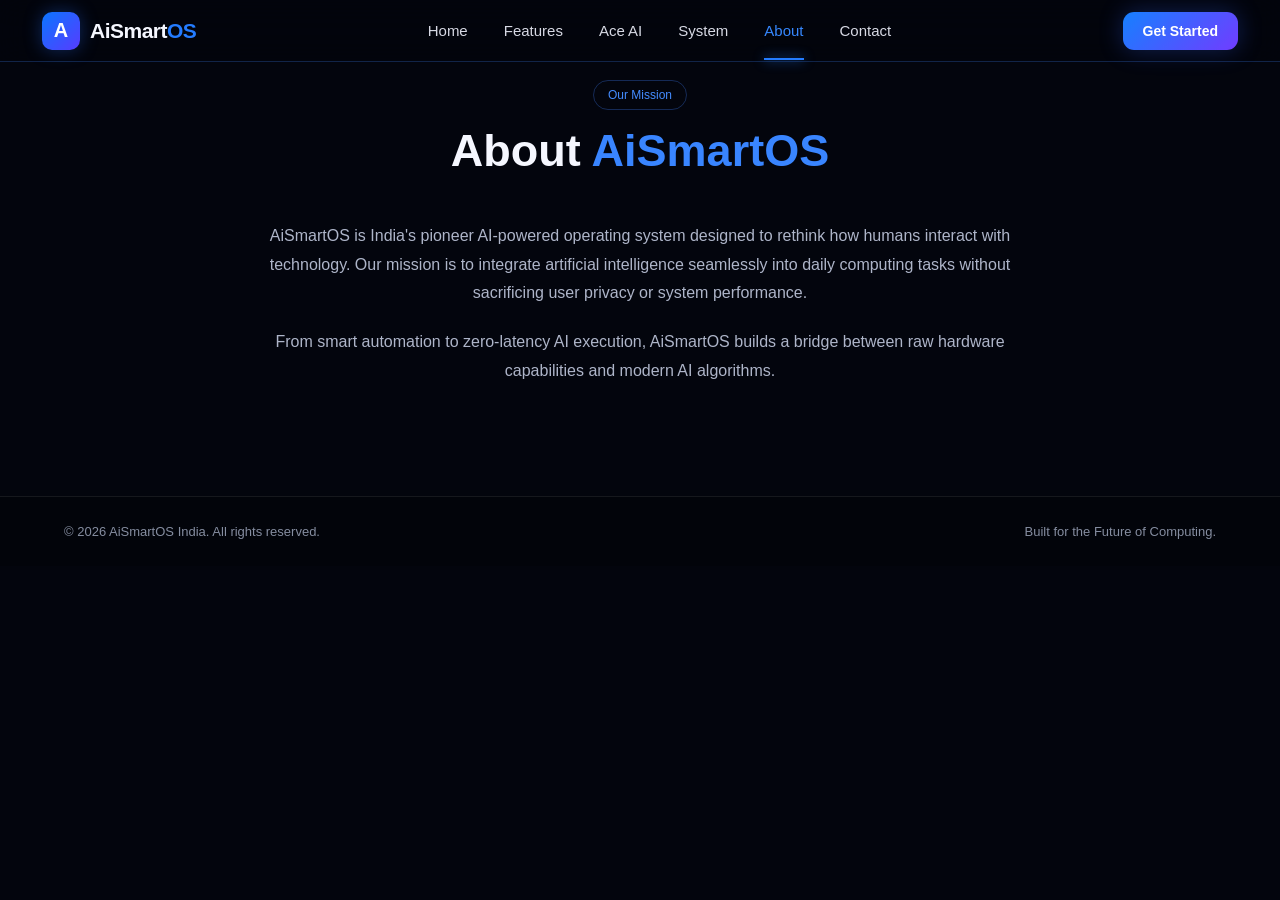
<file: about.html>
<!DOCTYPE html>
<html lang="en">
<head>
    <meta charset="UTF-8">
    <meta name="viewport" content="width=device-width, initial-scale=1.0">
    <title>About Us - AiSmartOS</title>
    <link rel="stylesheet" href="style.css">
    <link rel="stylesheet" href="https://cdnjs.cloudflare.com/ajax/libs/font-awesome/6.4.0/css/all.min.css">
</head>
<body>

    <!-- SITE HEADER -->
    <header class="site-header">
        <div class="header-left">
            <a href="index.html" class="brand">
                <div class="brand-logo"><span>A</span></div>
                <div class="brand-name">AiSmart<span>OS</span></div>
            </a>
        </div>
        <nav class="desktop-nav">
            <a href="index.html">Home</a>
            <a href="features.html">Features</a>
            <a href="ace.html">Ace AI</a>
            <a href="system.html">System</a>
            <a href="about.html" class="active">About</a>
            <a href="contact.html">Contact</a>
        </nav>
        <div class="header-right">
            <a href="get-started.html" class="header-login">Get Started</a>
            <button class="menu-btn" id="menuToggle">
                <span></span><span></span><span></span>
            </button>
        </div>
    </header>

    <!-- MOBILE DRAWER -->
    <div class="drawer-overlay" id="drawerOverlay"></div>
    <div class="drawer" id="mobileDrawer">
        <div class="drawer-header">
            <div class="drawer-brand">
                <div class="brand-logo small"><span>A</span></div>
                <strong>AiSmartOS</strong>
            </div>
            <button class="drawer-close" id="drawerClose">&times;</button>
        </div>
        <nav class="drawer-nav">
            <a href="index.html"><i class="fa-solid fa-house"></i> Home</a>
            <a href="features.html"><i class="fa-solid fa-list-check"></i> Features</a>
            <a href="ace.html"><i class="fa-solid fa-robot"></i> Ace AI</a>
            <a href="system.html"><i class="fa-solid fa-microchip"></i> System</a>
            <a href="about.html" class="active"><i class="fa-solid fa-circle-info"></i> About</a>
            <a href="contact.html"><i class="fa-solid fa-envelope"></i> Contact</a>
            <a href="get-started.html" class="drawer-get-started"><i class="fa-solid fa-rocket"></i> Get Started</a>
        </nav>
    </div>

    <!-- MAIN CONTENT -->
    <main class="simple-section">
        <div class="section-heading">
            <span>Our Mission</span>
            <h2>About <em>AiSmartOS</em></h2>
        </div>

        <div style="max-width: 750px; margin: 30px auto; text-align: center; color: #aeb5c9; line-height: 1.8; font-size: 16px;">
            <p style="margin-bottom: 20px;">
                AiSmartOS is India's pioneer AI-powered operating system designed to rethink how humans interact with technology. Our mission is to integrate artificial intelligence seamlessly into daily computing tasks without sacrificing user privacy or system performance.
            </p>
            <p>
                From smart automation to zero-latency AI execution, AiSmartOS builds a bridge between raw hardware capabilities and modern AI algorithms.
            </p>
        </div>
    </main>

    <!-- FOOTER -->
    <footer>
        <p>&copy; 2026 AiSmartOS India. All rights reserved.</p>
        <p>Built for the Future of Computing.</p>
    </footer>

    <!-- SCRIPT FOR MOBILE DRAWER -->
    <script>
        const menuToggle = document.getElementById('menuToggle');
        const drawerClose = document.getElementById('drawerClose');
        const mobileDrawer = document.getElementById('mobileDrawer');
        const drawerOverlay = document.getElementById('drawerOverlay');

        function openDrawer() {
            mobileDrawer.classList.add('open');
            drawerOverlay.classList.add('show');
        }

        function closeDrawer() {
            mobileDrawer.classList.remove('open');
            drawerOverlay.classList.remove('show');
        }

        if(menuToggle) menuToggle.addEventListener('click', openDrawer);
        if(drawerClose) drawerClose.addEventListener('click', closeDrawer);
        if(drawerOverlay) drawerOverlay.addEventListener('click', closeDrawer);
    </script>
</body>
</html>
</file>
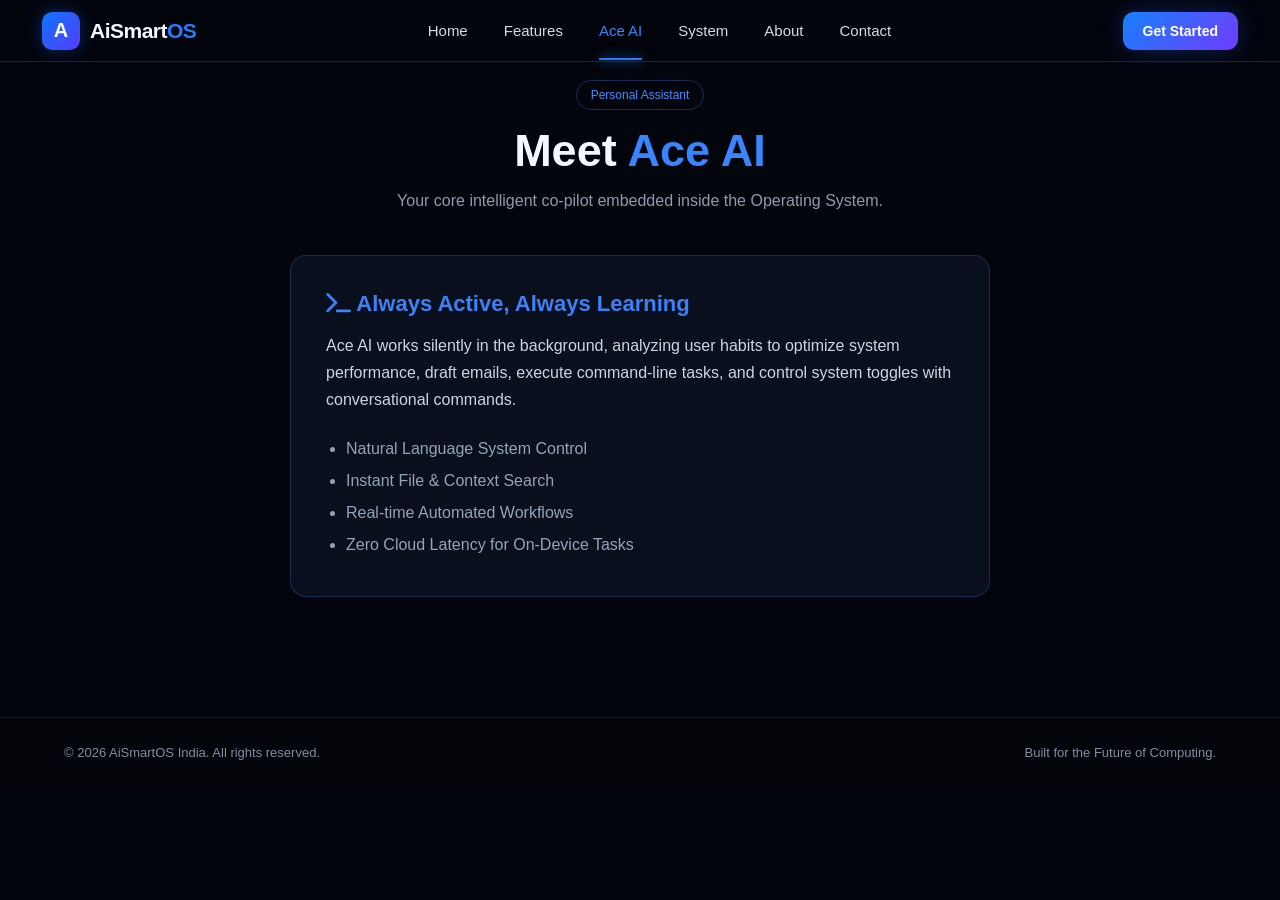
<file: ac.html>
<!DOCTYPE html>
<html lang="en">
<head>
    <meta charset="UTF-8">
    <meta name="viewport" content="width=device-width, initial-scale=1.0">
    <title>Ace AI - AiSmartOS</title>
    <link rel="stylesheet" href="style.css">
    <link rel="stylesheet" href="https://cdnjs.cloudflare.com/ajax/libs/font-awesome/6.4.0/css/all.min.css">
</head>
<body>

    <!-- SITE HEADER -->
    <header class="site-header">
        <div class="header-left">
            <a href="index.html" class="brand">
                <div class="brand-logo"><span>A</span></div>
                <div class="brand-name">AiSmart<span>OS</span></div>
            </a>
        </div>
        <nav class="desktop-nav">
            <a href="index.html">Home</a>
            <a href="features.html">Features</a>
            <a href="ace.html" class="active">Ace AI</a>
            <a href="system.html">System</a>
            <a href="about.html">About</a>
            <a href="contact.html">Contact</a>
        </nav>
        <div class="header-right">
            <a href="get-started.html" class="header-login">Get Started</a>
            <button class="menu-btn" id="menuToggle">
                <span></span><span></span><span></span>
            </button>
        </div>
    </header>

    <!-- MOBILE DRAWER -->
    <div class="drawer-overlay" id="drawerOverlay"></div>
    <div class="drawer" id="mobileDrawer">
        <div class="drawer-header">
            <div class="drawer-brand">
                <div class="brand-logo small"><span>A</span></div>
                <strong>AiSmartOS</strong>
            </div>
            <button class="drawer-close" id="drawerClose">&times;</button>
        </div>
        <nav class="drawer-nav">
            <a href="index.html"><i class="fa-solid fa-house"></i> Home</a>
            <a href="features.html"><i class="fa-solid fa-list-check"></i> Features</a>
            <a href="ace.html" class="active"><i class="fa-solid fa-robot"></i> Ace AI</a>
            <a href="system.html"><i class="fa-solid fa-microchip"></i> System</a>
            <a href="about.html"><i class="fa-solid fa-circle-info"></i> About</a>
            <a href="contact.html"><i class="fa-solid fa-envelope"></i> Contact</a>
            <a href="get-started.html" class="drawer-get-started"><i class="fa-solid fa-rocket"></i> Get Started</a>
        </nav>
    </div>

    <!-- MAIN CONTENT -->
    <main class="simple-section">
        <div class="section-heading">
            <span>Personal Assistant</span>
            <h2>Meet <em>Ace AI</em></h2>
            <p style="color: #9299ad; margin-top: 15px;">Your core intelligent co-pilot embedded inside the Operating System.</p>
        </div>

        <div style="max-width: 700px; margin: 40px auto; padding: 35px; background: rgba(15, 23, 42, 0.6); border: 1px solid rgba(59, 130, 246, 0.25); border-radius: 16px; text-align: left;">
            <h3 style="font-size: 22px; color: #3b82f6; margin-bottom: 15px;"><i class="fa-solid fa-terminal"></i> Always Active, Always Learning</h3>
            <p style="color: #cbd5e1; line-height: 1.7; margin-bottom: 20px;">
                Ace AI works silently in the background, analyzing user habits to optimize system performance, draft emails, execute command-line tasks, and control system toggles with conversational commands.
            </p>
            <ul style="color: #94a3b8; line-height: 2; padding-left: 20px;">
                <li>Natural Language System Control</li>
                <li>Instant File & Context Search</li>
                <li>Real-time Automated Workflows</li>
                <li>Zero Cloud Latency for On-Device Tasks</li>
            </ul>
        </div>
    </main>

    <!-- FOOTER -->
    <footer>
        <p>&copy; 2026 AiSmartOS India. All rights reserved.</p>
        <p>Built for the Future of Computing.</p>
    </footer>

    <!-- SCRIPT FOR MOBILE DRAWER -->
    <script>
        const menuToggle = document.getElementById('menuToggle');
        const drawerClose = document.getElementById('drawerClose');
        const mobileDrawer = document.getElementById('mobileDrawer');
        const drawerOverlay = document.getElementById('drawerOverlay');

        function openDrawer() {
            mobileDrawer.classList.add('open');
            drawerOverlay.classList.add('show');
        }

        function closeDrawer() {
            mobileDrawer.classList.remove('open');
            drawerOverlay.classList.remove('show');
        }

        if(menuToggle) menuToggle.addEventListener('click', openDrawer);
        if(drawerClose) drawerClose.addEventListener('click', closeDrawer);
        if(drawerOverlay) drawerOverlay.addEventListener('click', closeDrawer);
    </script>
</body>
</html>
</file>
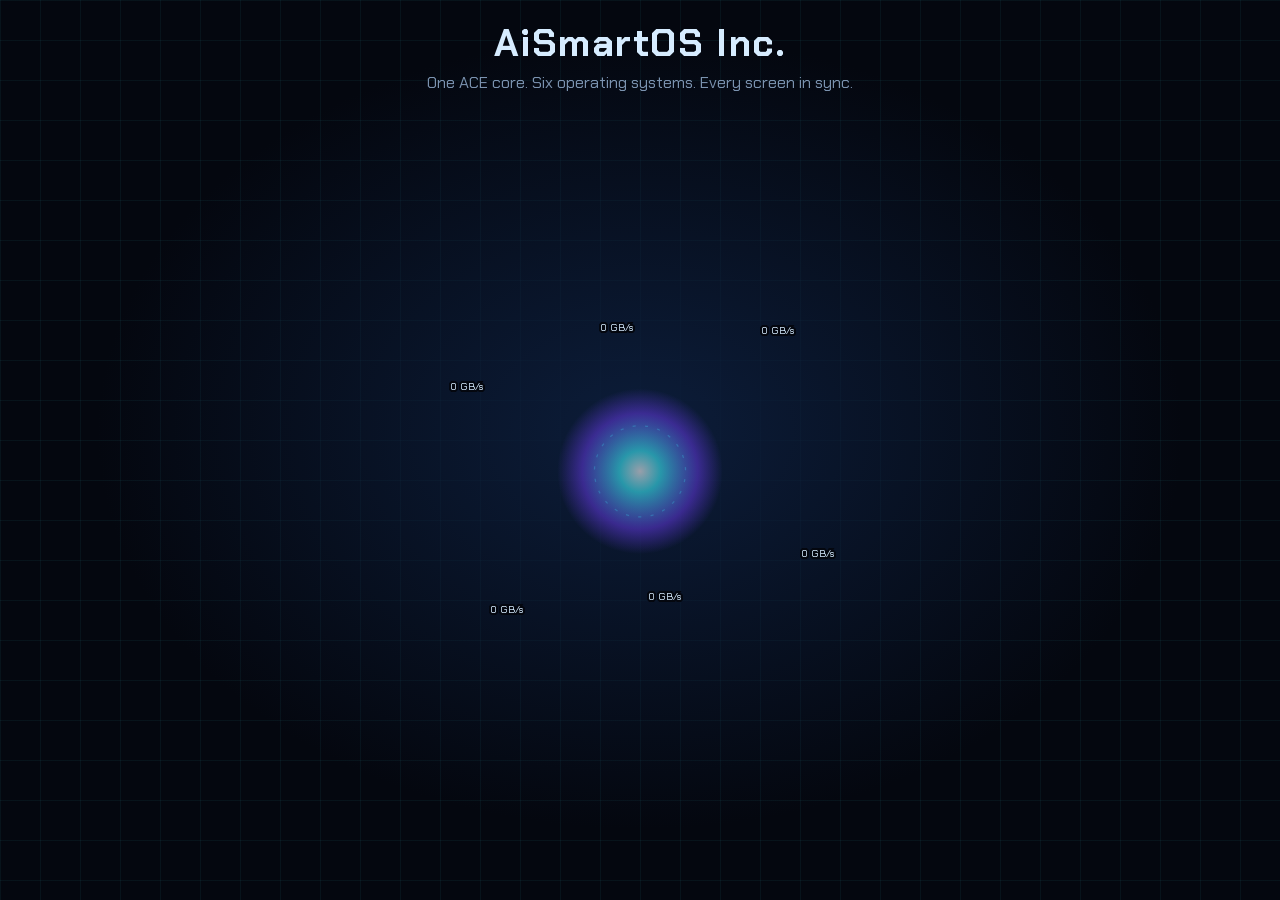
<file: AiSmartOS ACE AI Core.html>
<!DOCTYPE html>
<html lang="en">
<head>
<meta charset="utf-8">
<meta name="viewport" content="width=device-width, initial-scale=1, viewport-fit=cover">
<title>AiSmartOS Inc. | ACE AI Core</title>
<link href="https://fonts.googleapis.com/css2?family=Chakra+Petch:wght@400;600;700&display=swap" rel="stylesheet">
<style>
:root{--bg:#04070f;--ink:#d6ecff;--muted:#7b93b0;--cyan:#3df2ff;--violet:#8b5cf6;
  box-sizing:border-box;padding-top:env(safe-area-inset-top,0px);padding-bottom:env(safe-area-inset-bottom,0px)}
@media (prefers-color-scheme:dark){:root:not([data-theme="light"]){--bg:#04070f;--ink:#d6ecff;--muted:#7b93b0}}
:root[data-theme="dark"]{--bg:#04070f;--ink:#d6ecff;--muted:#7b93b0}
html{scroll-padding-top:env(safe-area-inset-top,0px)}
html,body{height:100%;margin:0}
body{background:
  radial-gradient(ellipse at 50% 48%,#0c1d3a 0,transparent 60%),
  linear-gradient(rgba(61,242,255,.05) 1px,transparent 1px) 0 0/40px 40px,
  linear-gradient(90deg,rgba(61,242,255,.05) 1px,transparent 1px) 0 0/40px 40px,
  var(--bg);
  color:var(--ink);font-family:"Chakra Petch",system-ui,sans-serif;display:flex;flex-direction:column;overflow:hidden}
header{padding:18px 24px 0;text-align:center}
h1{margin:0;font-size:clamp(22px,4vw,38px);font-weight:700;letter-spacing:.04em}
header p{margin:4px 0 0;color:var(--muted);font-size:clamp(12px,1.7vw,16px)}
svg{flex:1;min-height:0;width:100%}
footer{padding:0 24px 16px;display:flex;justify-content:center;align-items:center;gap:10px;font-size:clamp(12px,1.6vw,15px);color:var(--cyan);min-height:24px}
#dot{width:8px;height:8px;border-radius:50%;background:var(--cyan);box-shadow:0 0 10px var(--cyan)}
.bk{fill:#070d1a}
.gl{fill:url(#glass);stroke:currentColor;stroke-width:1.5}
.ln{fill:none;stroke:currentColor;stroke-width:1.5;stroke-linecap:round}
.nm{font-size:15px;font-weight:700;text-anchor:middle;fill:currentColor;letter-spacing:.05em}
.ds{font-size:11px;text-anchor:middle;fill:var(--muted)}
.base{fill:none;stroke-width:1.4;opacity:.45;stroke-dasharray:1;filter:url(#glow)}
.flow{fill:none;stroke-width:2.2;stroke-dasharray:4 16;stroke-linecap:round;animation:fl 1.1s linear infinite;filter:url(#glow)}
@keyframes fl{to{stroke-dashoffset:-20}}
.rate{font-size:10px;text-anchor:middle;fill:var(--ink);paint-order:stroke;stroke:#04070f;stroke-width:4px}
.core-t{font-size:34px;font-weight:700;text-anchor:middle;fill:#fff;letter-spacing:.12em}
.core-s{font-size:9px;text-anchor:middle;fill:var(--cyan);letter-spacing:.2em}
@media (prefers-reduced-motion:reduce){.flow{animation:none}}
</style>
</head>
<body>
<header>
  <h1>AiSmartOS Inc.</h1>
  <p>One ACE core. Six operating systems. Every screen in sync.</p>
</header>

<svg id="scene" viewBox="0 0 1000 740" preserveAspectRatio="xMidYMid meet" role="img" aria-label="ACE AI core connected to six devices">
  <defs>
    <linearGradient id="glass" x1="0" y1="0" x2="1" y2="1">
      <stop offset="0" stop-color="#fff" stop-opacity=".22"/><stop offset=".5" stop-color="#fff" stop-opacity=".04"/><stop offset="1" stop-color="#fff" stop-opacity=".1"/>
    </linearGradient>
    <radialGradient id="coreg"><stop offset="0" stop-color="#fff"/><stop offset=".25" stop-color="#3df2ff"/><stop offset=".7" stop-color="#6b3cf0" stop-opacity=".85"/><stop offset="1" stop-color="#6b3cf0" stop-opacity="0"/></radialGradient>
    <filter id="glow" x="-50%" y="-50%" width="200%" height="200%"><feGaussianBlur stdDeviation="3" result="b"/><feMerge><feMergeNode in="b"/><feMergeNode in="SourceGraphic"/></feMerge></filter>
  </defs>
  <g id="lines"></g>
  <g id="devs"></g>
  <g id="core" transform="translate(500 365)">
    <circle class="pulse" r="60" fill="none" stroke="#3df2ff" stroke-width="2" opacity="0"/>
    <circle class="glowc" r="110" fill="url(#coreg)" opacity=".55"/>
    <circle class="ring r1" r="118" fill="none" stroke="#3df2ff" stroke-width="1.2" stroke-dasharray="3 9" opacity=".6"/>
    <circle class="ring r2" r="96" fill="none" stroke="#8b5cf6" stroke-width="2" stroke-dasharray="40 18 6 18" opacity=".85"/>
    <polygon class="ring r3" points="0,-76 66,-38 66,38 0,76 -66,38 -66,-38" fill="#050b18" fill-opacity=".85" stroke="#3df2ff" stroke-width="2" filter="url(#glow)"/>
    <text class="core-t" y="6">ACE</text>
    <text class="core-s" y="26">AI CORE ENGINE</text>
  </g>
</svg>

<footer><span id="dot"></span><span id="tk">ACE core online</span></footer>

<script src="https://cdnjs.cloudflare.com/ajax/libs/gsap/3.12.5/gsap.min.js"></script>
<script>
(function(){
const CX=500, CY=365;
const gl=(x,y,w,h,r)=>`<rect class="bk" x="${x}" y="${y}" width="${w}" height="${h}" rx="${r}"/><rect class="gl" x="${x}" y="${y}" width="${w}" height="${h}" rx="${r}"/>`;
const bars=(x,y,w)=>[0,1,2].map(i=>`<rect class="bar" x="${x}" y="${y+i*11}" width="${w*[.9,.6,.75][i]}" height="4" rx="2" fill="currentColor" opacity=".75"/>`).join('');

const D=[
 {n:'DexOS',d:'Desktop',x:200,y:170,c:'#3df2ff',h:54,s:gl(-70,-46,140,82,6)+bars(-56,-32,112)+'<path class="gl" d="M-8 36h16v12h-16zM-30 48h60v5h-60z"/>'},
 {n:'WideOS',d:'Tablet',x:500,y:110,c:'#a78bfa',h:42,s:gl(-56,-42,112,84,10)+bars(-42,-28,84)},
 {n:'ViewOS',d:'Smart TV',x:800,y:170,c:'#5cffb0',h:56,s:gl(-82,-48,164,92,5)+bars(-66,-32,132)+'<path class="ln" d="M-50 44l-8 12M50 44l8 12"/>'},
 {n:'WinOS',d:'Phone',x:200,y:600,c:'#ff4fd8',h:50,s:gl(-27,-50,54,100,11)+bars(-18,-26,36)+'<rect x="-8" y="-45" width="16" height="4" rx="2" fill="currentColor" opacity=".6"/>'},
 {n:'TimeOS',d:'Watch',x:500,y:630,c:'#ffb84d',h:56,s:'<path class="gl" d="M-15 -30l3 -24h24l3 24M-15 30l3 24h24l3 -24"/>'+gl(-30,-30,60,60,16)+'<path class="ln" d="M0 0V-16M0 0l11 6"/><circle r="3" fill="currentColor"/>'},
 {n:'EduOS',d:'Smart board',x:800,y:600,c:'#6fa8ff',h:60,s:gl(-90,-52,180,104,5)+bars(-74,-36,148)+'<path class="gl" d="M-70 52v8h140v-8"/>'}
];

let L='', V='';
D.forEach((o,i)=>{
  const qx=(CX+o.x)/2+(o.y-CY)*.18, qy=(CY+o.y)/2-(o.x-CX)*.18;
  o.p=`M${CX},${CY} Q${qx},${qy} ${o.x},${o.y}`;
  L+=`<g data-i="${i}"><path class="base" pathLength="1" d="${o.p}" stroke="${o.c}"/><path class="flow" d="${o.p}" stroke="${o.c}"/>`+
     `<text class="rate" dy="-8">0 GB/s</text><circle class="pk" r="3.5" fill="${o.c}" opacity="0" filter="url(#glow)"/><circle class="pk" r="3.5" fill="#fff" opacity="0" filter="url(#glow)"/></g>`;
  V+=`<g transform="translate(${o.x} ${o.y})"><g class="dev" style="color:${o.c}">${o.s}`+
     `<text class="nm" y="${o.h+18}">${o.n}</text><text class="ds" y="${o.h+34}">${o.d}</text></g></g>`;
});
document.getElementById('lines').innerHTML=L;
document.getElementById('devs').innerHTML=V;

const $$=s=>[...document.querySelectorAll(s)];
const paths=$$('.flow'), groups=$$('#lines g'), devs=$$('.dev'), tk=document.getElementById('tk');
const lens=paths.map(p=>p.getTotalLength());

// midpoint readouts
groups.forEach((g,i)=>{const pt=paths[i].getPointAtLength(lens[i]*.5);const t=g.querySelector('.rate');t.setAttribute('x',pt.x);t.setAttribute('y',pt.y);});

const reduce=matchMedia('(prefers-reduced-motion:reduce)').matches;

function fly(i,k,dir,dur){
  const pk=groups[i].querySelectorAll('.pk')[k], o={p:0};
  gsap.to(o,{p:1,duration:dur,ease:'power1.inOut',
    onStart:()=>pk.setAttribute('opacity',1),
    onUpdate:()=>{const t=dir>0?o.p:1-o.p,pt=paths[i].getPointAtLength(t*lens[i]);pk.setAttribute('cx',pt.x);pk.setAttribute('cy',pt.y);},
    onComplete:()=>pk.setAttribute('opacity',0)});
}

if(!reduce){
  // intro
  const tl=gsap.timeline({defaults:{ease:'power3.out'}});
  tl.from('h1',{opacity:0,y:-14,duration:.8})
    .from('header p',{opacity:0,duration:.8},'-=.4')
    .from('.glowc',{attr:{r:0},opacity:0,duration:1.2},'-=.4')
    .from('.ring',{attr:{r:0},opacity:0,duration:1,stagger:.12},'-=1')
    .from('.core-t,.core-s',{opacity:0,duration:.6},'-=.5')
    .from('.base',{strokeDashoffset:1,duration:1.4,stagger:.1,ease:'power2.inOut'},'-=.2')
    .from('.flow',{opacity:0,duration:.6,stagger:.08},'-=1')
    .from('.dev',{opacity:0,y:26,duration:.8,stagger:.12},'-=1.2')
    .from('footer',{opacity:0,duration:.6},'-=.4')
    .add(start);

  gsap.to('.r1',{rotation:360,duration:40,repeat:-1,ease:'none'});
  gsap.to('.r2',{rotation:-360,duration:22,repeat:-1,ease:'none'});
  gsap.to('.glowc',{opacity:.85,scale:1.06,duration:1.8,yoyo:true,repeat:-1,ease:'sine.inOut',transformOrigin:'50% 50%'});
  gsap.to('.bar',{scaleX:()=>gsap.utils.random(.4,1),duration:()=>gsap.utils.random(.6,1.4),yoyo:true,repeat:-1,ease:'sine.inOut',transformOrigin:'0% 50%',stagger:{each:.07,repeat:-1,yoyo:true}});
}else{
  tk.textContent='ACE core linked to DexOS, WinOS, WideOS, TimeOS, ViewOS and EduOS';
  groups.forEach(g=>g.querySelector('.rate').textContent='');
}

function start(){
  // ambient packets
  groups.forEach((g,i)=>{
    (function loop(){
      const dir=Math.random()>.5?1:-1;
      fly(i,i%2,dir,gsap.utils.random(1.1,1.9));
      gsap.delayedCall(gsap.utils.random(.7,2),loop);
    })();
  });
  // live readouts
  setInterval(()=>groups.forEach(g=>{
    const t=g.querySelector('.rate'), v=(Math.random()*9+1).toFixed(1);
    t.textContent=v+' GB/s';
  }),1200);

  // cue cycle: ACE hands work to each device in turn
  const msg=[
   'ACE core syncing workspace to DexOS desktop',
   'ACE core streaming tablet canvas to WideOS',
   'ACE core casting live scenes to ViewOS TV',
   'ACE core pushing alerts to WinOS phone',
   'ACE core sending health sync to TimeOS watch',
   'ACE core sharing lessons with EduOS smart board'
  ];
  let n=0;
  (function cue(){
    const i=n%6; n++;
    gsap.to(tk,{opacity:0,duration:.2,onComplete:()=>{tk.textContent=msg[i];gsap.to(tk,{opacity:1,duration:.3});}});
    gsap.fromTo('.pulse',{attr:{r:60},opacity:.9},{attr:{r:150},opacity:0,duration:1.2,ease:'power2.out'});
    fly(i,0,1,.9);
    gsap.delayedCall(.25,()=>fly(i,1,1,.9));
    gsap.delayedCall(1,()=>{
      const gls=devs[i].querySelectorAll('.gl,.ln');
      gsap.fromTo(gls,{strokeWidth:4,stroke:'#ffffff'},{strokeWidth:1.5,stroke:D[i].c,duration:1,ease:'power2.out'});
      gsap.fromTo(devs[i],{y:0},{y:-6,duration:.25,yoyo:true,repeat:1,ease:'sine.inOut'});
    });
    gsap.delayedCall(2.6,cue);
  })();
}
if(reduce)start=null;
})();
</script>
</body>
</html>
</file>
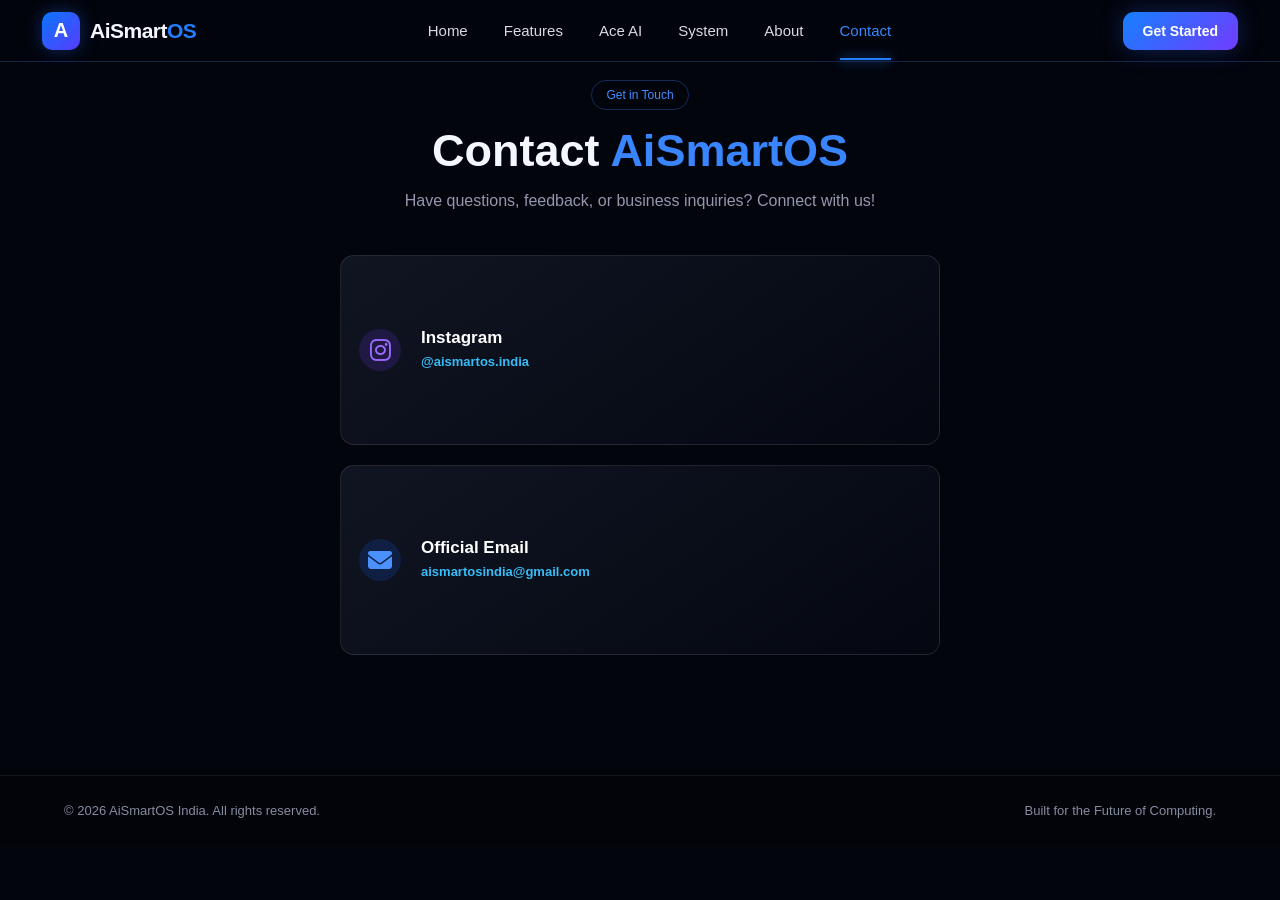
<file: contact.html>
<!DOCTYPE html>
<html lang="en">
<head>
    <meta charset="UTF-8">
    <meta name="viewport" content="width=device-width, initial-scale=1.0">
    <title>Contact Us - AiSmartOS</title>
    <link rel="stylesheet" href="style.css">
    <link rel="stylesheet" href="https://cdnjs.cloudflare.com/ajax/libs/font-awesome/6.4.0/css/all.min.css">
</head>
<body>

    <!-- SITE HEADER -->
    <header class="site-header">
        <div class="header-left">
            <a href="index.html" class="brand">
                <div class="brand-logo"><span>A</span></div>
                <div class="brand-name">AiSmart<span>OS</span></div>
            </a>
        </div>
        <nav class="desktop-nav">
            <a href="index.html">Home</a>
            <a href="features.html">Features</a>
            <a href="ace.html">Ace AI</a>
            <a href="system.html">System</a>
            <a href="about.html">About</a>
            <a href="contact.html" class="active">Contact</a>
        </nav>
        <div class="header-right">
            <a href="get-started.html" class="header-login">Get Started</a>
            <button class="menu-btn" id="menuToggle">
                <span></span><span></span><span></span>
            </button>
        </div>
    </header>

    <!-- MOBILE DRAWER -->
    <div class="drawer-overlay" id="drawerOverlay"></div>
    <div class="drawer" id="mobileDrawer">
        <div class="drawer-header">
            <div class="drawer-brand">
                <div class="brand-logo small"><span>A</span></div>
                <strong>AiSmartOS</strong>
            </div>
            <button class="drawer-close" id="drawerClose">&times;</button>
        </div>
        <nav class="drawer-nav">
            <a href="index.html"><i class="fa-solid fa-house"></i> Home</a>
            <a href="features.html"><i class="fa-solid fa-list-check"></i> Features</a>
            <a href="ace.html"><i class="fa-solid fa-robot"></i> Ace AI</a>
            <a href="system.html"><i class="fa-solid fa-microchip"></i> System</a>
            <a href="about.html"><i class="fa-solid fa-circle-info"></i> About</a>
            <a href="contact.html" class="active"><i class="fa-solid fa-envelope"></i> Contact</a>
            <a href="get-started.html" class="drawer-get-started"><i class="fa-solid fa-rocket"></i> Get Started</a>
        </nav>
    </div>

    <!-- MAIN CONTENT -->
    <main class="simple-section">
        <div class="section-heading">
            <span>Get in Touch</span>
            <h2>Contact <em>AiSmartOS</em></h2>
            <p style="color: #9299ad; margin-top: 15px;">Have questions, feedback, or business inquiries? Connect with us!</p>
        </div>

        <div style="max-width: 600px; margin: 40px auto; display: grid; gap: 20px;">
            <!-- INSTAGRAM CARD -->
            <a href="https://instagram.com/aismartos.india" target="_blank" class="feature-card" style="display: flex; align-items: center; gap: 20px; text-decoration: none;">
                <div class="feature-icon purple" style="margin: 0; font-size: 24px;">
                    <i class="fa-brands fa-instagram"></i>
                </div>
                <div style="text-align: left;">
                    <h3 style="color: #ffffff; margin-bottom: 4px;">Instagram</h3>
                    <p style="color: #38bdf8; margin: 0; font-weight: 600;">@aismartos.india</p>
                </div>
            </a>

            <!-- EMAIL CARD -->
            <a href="mailto:aismartosindia@gmail.com" class="feature-card" style="display: flex; align-items: center; gap: 20px; text-decoration: none;">
                <div class="feature-icon blue" style="margin: 0; font-size: 24px;">
                    <i class="fa-solid fa-envelope"></i>
                </div>
                <div style="text-align: left;">
                    <h3 style="color: #ffffff; margin-bottom: 4px;">Official Email</h3>
                    <p style="color: #38bdf8; margin: 0; font-weight: 600;">aismartosindia@gmail.com</p>
                </div>
            </a>
        </div>
    </main>

    <!-- FOOTER -->
    <footer>
        <p>&copy; 2026 AiSmartOS India. All rights reserved.</p>
        <p>Built for the Future of Computing.</p>
    </footer>

    <!-- SCRIPT FOR MOBILE DRAWER -->
    <script>
        const menuToggle = document.getElementById('menuToggle');
        const drawerClose = document.getElementById('drawerClose');
        const mobileDrawer = document.getElementById('mobileDrawer');
        const drawerOverlay = document.getElementById('drawerOverlay');

        function openDrawer() {
            mobileDrawer.classList.add('open');
            drawerOverlay.classList.add('show');
        }

        function closeDrawer() {
            mobileDrawer.classList.remove('open');
            drawerOverlay.classList.remove('show');
        }

        if(menuToggle) menuToggle.addEventListener('click', openDrawer);
        if(drawerClose) drawerClose.addEventListener('click', closeDrawer);
        if(drawerOverlay) drawerOverlay.addEventListener('click', closeDrawer);
    </script>
</body>
</html>
</file>
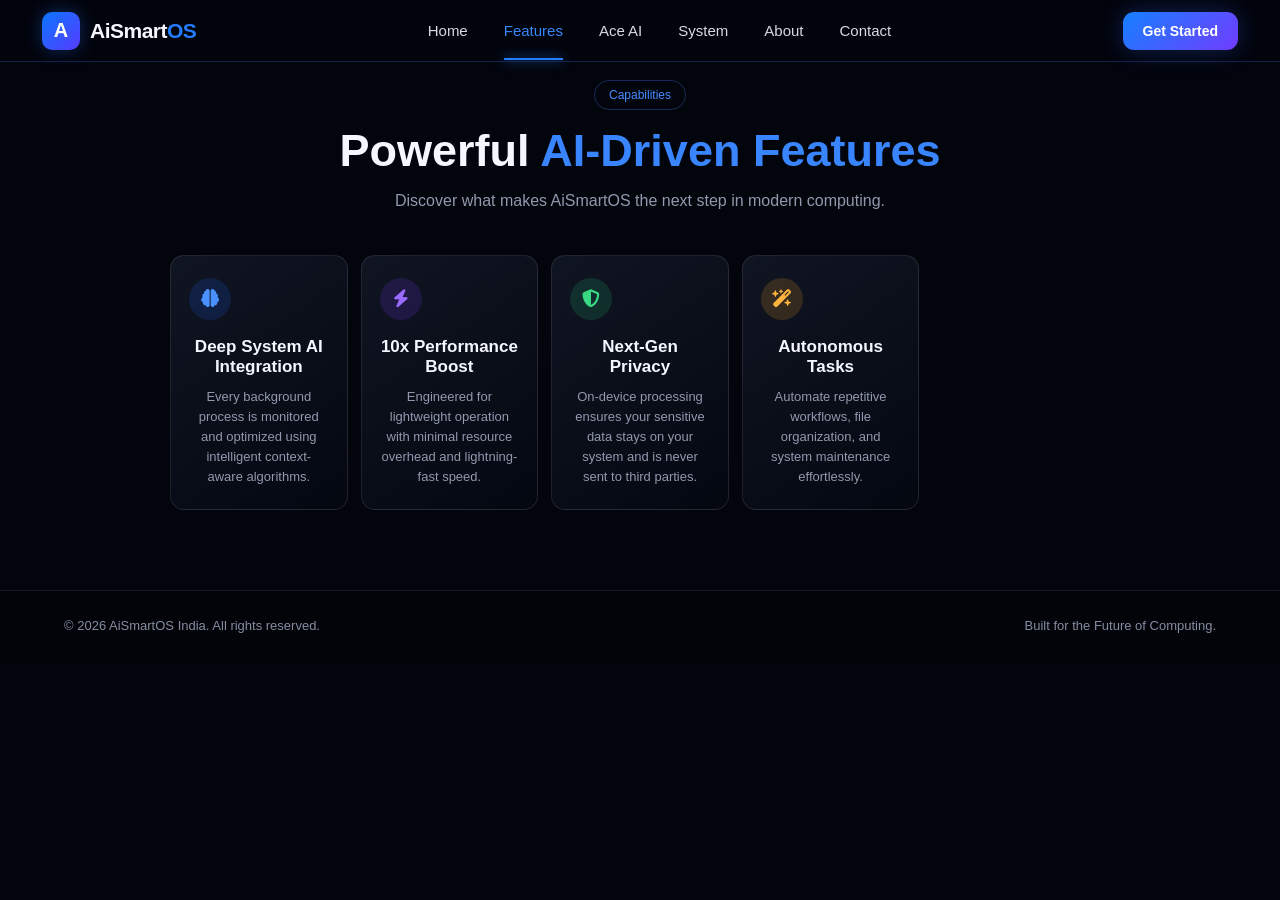
<file: features.html>
<!DOCTYPE html>
<html lang="en">
<head>
    <meta charset="UTF-8">
    <meta name="viewport" content="width=device-width, initial-scale=1.0">
    <title>Features - AiSmartOS</title>
    <link rel="stylesheet" href="style.css">
    <link rel="stylesheet" href="https://cdnjs.cloudflare.com/ajax/libs/font-awesome/6.4.0/css/all.min.css">
</head>
<body>

    <!-- SITE HEADER -->
    <header class="site-header">
        <div class="header-left">
            <a href="index.html" class="brand">
                <div class="brand-logo"><span>A</span></div>
                <div class="brand-name">AiSmart<span>OS</span></div>
            </a>
        </div>
        <nav class="desktop-nav">
            <a href="index.html">Home</a>
            <a href="features.html" class="active">Features</a>
            <a href="ace.html">Ace AI</a>
            <a href="system.html">System</a>
            <a href="about.html">About</a>
            <a href="contact.html">Contact</a>
        </nav>
        <div class="header-right">
            <a href="get-started.html" class="header-login">Get Started</a>
            <button class="menu-btn" id="menuToggle">
                <span></span><span></span><span></span>
            </button>
        </div>
    </header>

    <!-- MOBILE DRAWER -->
    <div class="drawer-overlay" id="drawerOverlay"></div>
    <div class="drawer" id="mobileDrawer">
        <div class="drawer-header">
            <div class="drawer-brand">
                <div class="brand-logo small"><span>A</span></div>
                <strong>AiSmartOS</strong>
            </div>
            <button class="drawer-close" id="drawerClose">&times;</button>
        </div>
        <nav class="drawer-nav">
            <a href="index.html"><i class="fa-solid fa-house"></i> Home</a>
            <a href="features.html" class="active"><i class="fa-solid fa-list-check"></i> Features</a>
            <a href="ace.html"><i class="fa-solid fa-robot"></i> Ace AI</a>
            <a href="system.html"><i class="fa-solid fa-microchip"></i> System</a>
            <a href="about.html"><i class="fa-solid fa-circle-info"></i> About</a>
            <a href="contact.html"><i class="fa-solid fa-envelope"></i> Contact</a>
            <a href="get-started.html" class="drawer-get-started"><i class="fa-solid fa-rocket"></i> Get Started</a>
        </nav>
    </div>

    <!-- MAIN CONTENT -->
    <main class="simple-section">
        <div class="section-heading">
            <span>Capabilities</span>
            <h2>Powerful <em>AI-Driven Features</em></h2>
            <p style="color: #9299ad; margin-top: 15px;">Discover what makes AiSmartOS the next step in modern computing.</p>
        </div>

        <div class="feature-grid" style="margin-top: 40px;">
            <div class="feature-card">
                <div class="feature-icon blue"><i class="fa-solid fa-brain"></i></div>
                <h3>Deep System AI Integration</h3>
                <p>Every background process is monitored and optimized using intelligent context-aware algorithms.</p>
            </div>
            <div class="feature-card">
                <div class="feature-icon purple"><i class="fa-solid fa-bolt"></i></div>
                <h3>10x Performance Boost</h3>
                <p>Engineered for lightweight operation with minimal resource overhead and lightning-fast speed.</p>
            </div>
            <div class="feature-card">
                <div class="feature-icon green"><i class="fa-solid fa-shield-halved"></i></div>
                <h3>Next-Gen Privacy</h3>
                <p>On-device processing ensures your sensitive data stays on your system and is never sent to third parties.</p>
            </div>
            <div class="feature-card">
                <div class="feature-icon orange"><i class="fa-solid fa-wand-magic-sparkles"></i></div>
                <h3>Autonomous Tasks</h3>
                <p>Automate repetitive workflows, file organization, and system maintenance effortlessly.</p>
            </div>
        </div>
    </main>

    <!-- FOOTER -->
    <footer>
        <p>&copy; 2026 AiSmartOS India. All rights reserved.</p>
        <p>Built for the Future of Computing.</p>
    </footer>

    <!-- SCRIPT FOR MOBILE DRAWER -->
    <script>
        const menuToggle = document.getElementById('menuToggle');
        const drawerClose = document.getElementById('drawerClose');
        const mobileDrawer = document.getElementById('mobileDrawer');
        const drawerOverlay = document.getElementById('drawerOverlay');

        function openDrawer() {
            mobileDrawer.classList.add('open');
            drawerOverlay.classList.add('show');
        }

        function closeDrawer() {
            mobileDrawer.classList.remove('open');
            drawerOverlay.classList.remove('show');
        }

        if(menuToggle) menuToggle.addEventListener('click', openDrawer);
        if(drawerClose) drawerClose.addEventListener('click', closeDrawer);
        if(drawerOverlay) drawerOverlay.addEventListener('click', closeDrawer);
    </script>
</body>
</html>
</file>
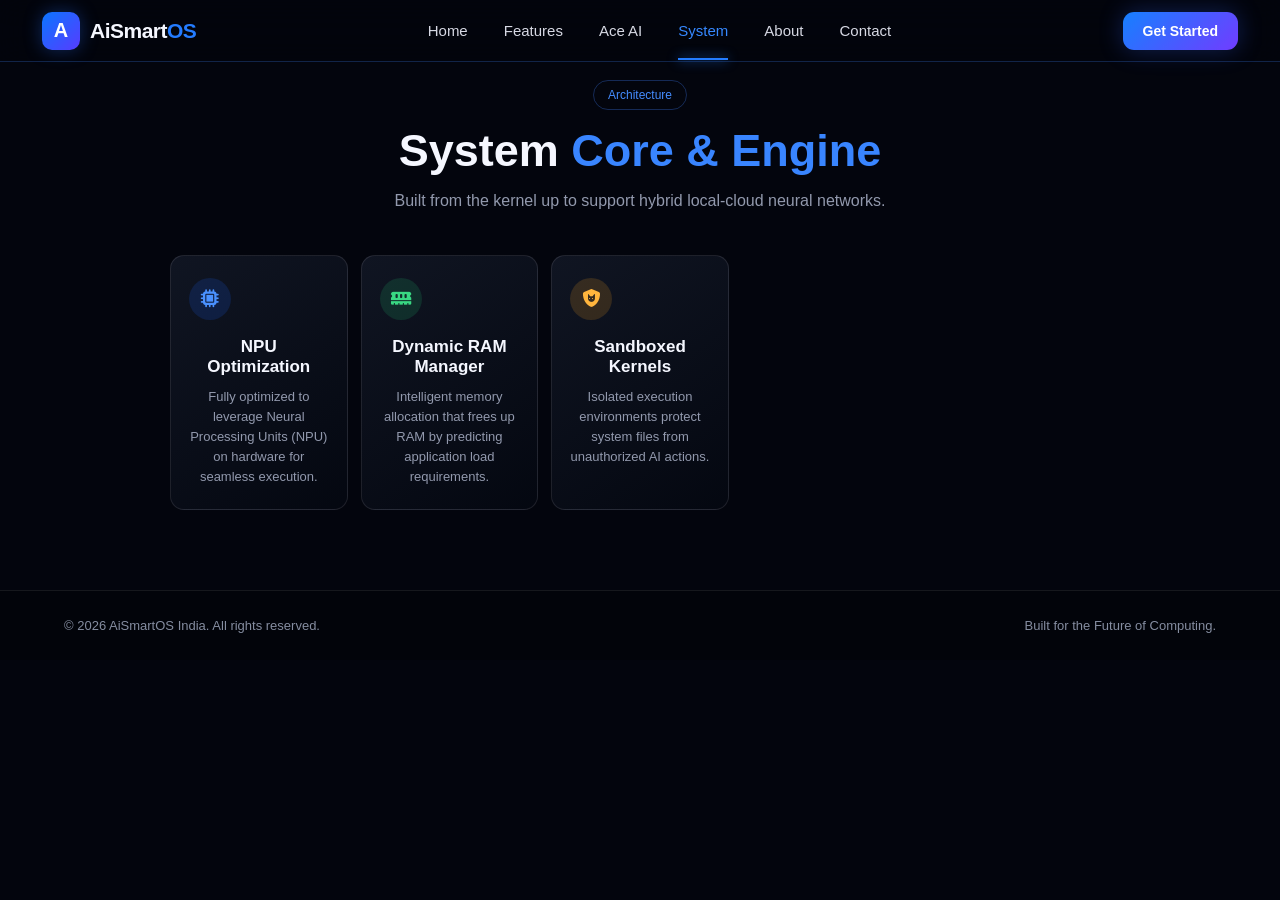
<file: system.html>
<!DOCTYPE html>
<html lang="en">
<head>
    <meta charset="UTF-8">
    <meta name="viewport" content="width=device-width, initial-scale=1.0">
    <title>System Architecture - AiSmartOS</title>
    <link rel="stylesheet" href="style.css">
    <link rel="stylesheet" href="https://cdnjs.cloudflare.com/ajax/libs/font-awesome/6.4.0/css/all.min.css">
</head>
<body>

    <!-- SITE HEADER -->
    <header class="site-header">
        <div class="header-left">
            <a href="index.html" class="brand">
                <div class="brand-logo"><span>A</span></div>
                <div class="brand-name">AiSmart<span>OS</span></div>
            </a>
        </div>
        <nav class="desktop-nav">
            <a href="index.html">Home</a>
            <a href="features.html">Features</a>
            <a href="ace.html">Ace AI</a>
            <a href="system.html" class="active">System</a>
            <a href="about.html">About</a>
            <a href="contact.html">Contact</a>
        </nav>
        <div class="header-right">
            <a href="get-started.html" class="header-login">Get Started</a>
            <button class="menu-btn" id="menuToggle">
                <span></span><span></span><span></span>
            </button>
        </div>
    </header>

    <!-- MOBILE DRAWER -->
    <div class="drawer-overlay" id="drawerOverlay"></div>
    <div class="drawer" id="mobileDrawer">
        <div class="drawer-header">
            <div class="drawer-brand">
                <div class="brand-logo small"><span>A</span></div>
                <strong>AiSmartOS</strong>
            </div>
            <button class="drawer-close" id="drawerClose">&times;</button>
        </div>
        <nav class="drawer-nav">
            <a href="index.html"><i class="fa-solid fa-house"></i> Home</a>
            <a href="features.html"><i class="fa-solid fa-list-check"></i> Features</a>
            <a href="ace.html"><i class="fa-solid fa-robot"></i> Ace AI</a>
            <a href="system.html" class="active"><i class="fa-solid fa-microchip"></i> System</a>
            <a href="about.html"><i class="fa-solid fa-circle-info"></i> About</a>
            <a href="contact.html"><i class="fa-solid fa-envelope"></i> Contact</a>
            <a href="get-started.html" class="drawer-get-started"><i class="fa-solid fa-rocket"></i> Get Started</a>
        </nav>
    </div>

    <!-- MAIN CONTENT -->
    <main class="simple-section">
        <div class="section-heading">
            <span>Architecture</span>
            <h2>System <em>Core & Engine</em></h2>
            <p style="color: #9299ad; margin-top: 15px;">Built from the kernel up to support hybrid local-cloud neural networks.</p>
        </div>

        <div class="feature-grid" style="margin-top: 40px;">
            <div class="feature-card">
                <div class="feature-icon blue"><i class="fa-solid fa-microchip"></i></div>
                <h3>NPU Optimization</h3>
                <p>Fully optimized to leverage Neural Processing Units (NPU) on hardware for seamless execution.</p>
            </div>
            <div class="feature-card">
                <div class="feature-icon green"><i class="fa-solid fa-memory"></i></div>
                <h3>Dynamic RAM Manager</h3>
                <p>Intelligent memory allocation that frees up RAM by predicting application load requirements.</p>
            </div>
            <div class="feature-card">
                <div class="feature-icon orange"><i class="fa-solid fa-shield-cat"></i></div>
                <h3>Sandboxed Kernels</h3>
                <p>Isolated execution environments protect system files from unauthorized AI actions.</p>
            </div>
        </div>
    </main>

    <!-- FOOTER -->
    <footer>
        <p>&copy; 2026 AiSmartOS India. All rights reserved.</p>
        <p>Built for the Future of Computing.</p>
    </footer>

    <!-- SCRIPT FOR MOBILE DRAWER -->
    <script>
        const menuToggle = document.getElementById('menuToggle');
        const drawerClose = document.getElementById('drawerClose');
        const mobileDrawer = document.getElementById('mobileDrawer');
        const drawerOverlay = document.getElementById('drawerOverlay');

        function openDrawer() {
            mobileDrawer.classList.add('open');
            drawerOverlay.classList.add('show');
        }

        function closeDrawer() {
            mobileDrawer.classList.remove('open');
            drawerOverlay.classList.remove('show');
        }

        if(menuToggle) menuToggle.addEventListener('click', openDrawer);
        if(drawerClose) drawerClose.addEventListener('click', closeDrawer);
        if(drawerOverlay) drawerOverlay.addEventListener('click', closeDrawer);
    </script>
</body>
</html>
</file>
<file: style.css>
/* =========================================================
   AiSmartOS — MAIN STYLES
   Matches current index.html
   Desktop + Tablet + Mobile
   ========================================================= */

* {
    margin: 0;
    padding: 0;
    box-sizing: border-box;
}

html {
    scroll-behavior: smooth;
}

body {
    font-family: Arial, Helvetica, sans-serif;
    background: #03050d;
    color: #f5f7ff;
    overflow-x: hidden;
    min-width: 0;
}

a {
    color: inherit;
    text-decoration: none;
}

button {
    font-family: inherit;
    cursor: pointer;
}


/* =========================================================
   HEADER
   ========================================================= */

.site-header {
    position: fixed;
    top: 0;
    left: 0;
    width: 100%;
    height: 62px;

    z-index: 1000;

    display: flex;
    align-items: center;
    justify-content: space-between;

    padding: 0 42px;

    background: rgba(3, 5, 13, 0.92);

    backdrop-filter: blur(16px);
    -webkit-backdrop-filter: blur(16px);

    border-bottom: 1px solid rgba(60, 130, 255, 0.25);
}

.header-left {
    display: flex;
    align-items: center;
    gap: 12px;
}

.brand {
    display: flex;
    align-items: center;
    gap: 10px;
}

.brand-logo {
    width: 38px;
    height: 38px;

    display: flex;
    align-items: center;
    justify-content: center;

    border-radius: 10px;

    background:
        linear-gradient(
            135deg,
            #0b75ff,
            #573cff
        );

    box-shadow:
        0 0 18px rgba(40, 110, 255, 0.35);

    overflow: hidden;
}

.brand-logo span {
    color: white;
    font-size: 20px;
    font-weight: 800;
}

.brand-name {
    font-size: 21px;
    font-weight: 800;
    letter-spacing: -0.5px;
}

.brand-name span {
    color: #247cff;
}


/* =========================================================
   HEADER NAV
   ========================================================= */

.desktop-nav {
    display: flex;
    align-items: center;
    gap: 36px;
}

.desktop-nav a {
    position: relative;

    color: #d7d9e4;

    font-size: 15px;

    transition: 0.25s ease;
}

.desktop-nav a:hover,
.desktop-nav a.active {
    color: #3688ff;
}

.desktop-nav a.active::after {
    content: "";

    position: absolute;

    left: 0;
    bottom: -21px;

    width: 100%;
    height: 2px;

    background: #247cff;

    box-shadow:
        0 0 12px #247cff;
}


/* =========================================================
   HEADER RIGHT
   ========================================================= */

.header-right {
    display: flex;
    align-items: center;
    gap: 15px;
}

.header-login {
    display: inline-flex;
    align-items: center;
    justify-content: center;

    padding: 11px 20px;

    border-radius: 11px;

    color: white;

    font-weight: 700;
    font-size: 14px;

    background:
        linear-gradient(
            135deg,
            #1680ff,
            #713cff
        );

    box-shadow:
        0 0 25px rgba(53, 99, 255, 0.3);

    transition: 0.25s ease;
}

.header-login:hover {
    transform: translateY(-2px);

    box-shadow:
        0 0 35px rgba(53, 99, 255, 0.5);
}


/* =========================================================
   MOBILE MENU BUTTON
   ========================================================= */

.menu-btn {
    display: none;

    width: 44px;
    height: 44px;

    border: 1px solid rgba(255,255,255,0.12);

    border-radius: 12px;

    background: #111728;

    color: white;

    padding: 9px;

    flex-direction: column;
    justify-content: center;
    gap: 5px;
}

.menu-btn span {
    display: block;

    width: 100%;
    height: 2px;

    background: white;

    border-radius: 5px;
}


/* =========================================================
   MOBILE DRAWER OVERLAY
   ========================================================= */

.drawer-overlay {
    position: fixed;

    inset: 0;

    z-index: 1998;

    background: rgba(0, 0, 0, 0.68);

    opacity: 0;
    visibility: hidden;

    transition: 0.3s ease;
}

.drawer-overlay.show {
    opacity: 1;
    visibility: visible;
}


/* =========================================================
   MOBILE DRAWER
   ========================================================= */

.drawer {
    position: fixed;

    top: 0;
    left: 0;

    width: 290px;
    max-width: 85vw;
    height: 100vh;

    z-index: 1999;

    background:
        linear-gradient(
            180deg,
            #070b18,
            #050814
        );

    border-right: 1px solid rgba(70,130,255,0.2);

    transform: translateX(-105%);

    transition: transform 0.3s ease;

    padding: 18px;
}

.drawer.open {
    transform: translateX(0);
}

.drawer-header {
    display: flex;
    align-items: center;
    justify-content: space-between;

    padding-bottom: 20px;

    border-bottom:
        1px solid rgba(255,255,255,0.08);
}

.drawer-brand {
    display: flex;
    align-items: center;
    gap: 10px;
}

.drawer-brand strong {
    font-size: 18px;
}

.brand-logo.small {
    width: 42px;
    height: 42px;
}

.drawer-close {
    width: 42px;
    height: 42px;

    border: none;

    border-radius: 11px;

    color: white;

    background: #12192a;

    font-size: 25px;
}

.drawer-nav {
    display: flex;
    flex-direction: column;

    gap: 8px;

    margin-top: 40px;
}

.drawer-nav a {
    display: flex;
    align-items: center;

    gap: 16px;

    padding: 15px 13px;

    color: #d9ddea;

    border-radius: 10px;

    transition: 0.25s ease;
}

.drawer-nav a:hover {
    background: rgba(44,116,255,0.12);

    color: #4d91ff;
}

.drawer-nav a span {
    width: 25px;

    text-align: center;

    font-size: 18px;
}

/* Mobile Drawer Get Started Styling */
.drawer-get-started {
    background: rgba(59, 130, 246, 0.12) !important;
    border: 1px solid rgba(59, 130, 246, 0.35);
    margin-top: 10px;
}

.drawer-get-started:hover {
    background: rgba(59, 130, 246, 0.25) !important;
}

.drawer-bottom {
    position: absolute;

    left: 18px;
    right: 18px;
    bottom: 25px;

    display: flex;
    flex-direction: column;

    gap: 10px;
}

.drawer-account,
.drawer-settings {
    display: flex;
    align-items: center;

    gap: 12px;

    padding: 12px;

    border-radius: 11px;

    background: rgba(30,40,70,0.55);

    border:
        1px solid rgba(255,255,255,0.08);
}

.drawer-account.hidden,
.drawer-settings.hidden {
    display: none;
}

.drawer-avatar {
    width: 38px;
    height: 38px;

    display: grid;
    place-items: center;

    border-radius: 50%;

    background: #182544;
}

.drawer-account-info {
    display: flex;
    flex-direction: column;

    gap: 3px;
}

.drawer-account-info strong {
    font-size: 13px;
}

.drawer-account-info span {
    color: #7f899f;

    font-size: 11px;
}


/* =========================================================
   HERO
   ========================================================= */

.hero {
    position: relative;

    min-height: 650px;

    padding:
        135px
        6%
        70px;

    display: grid;

    grid-template-columns:
        0.9fr
        1.1fr;

    align-items: center;

    gap: 45px;

    overflow: hidden;

    background:
        radial-gradient(
            circle at 72% 48%,
            rgba(20,76,255,0.22),
            transparent 42%
        ),

        radial-gradient(
            circle at 20% 80%,
            rgba(40,40,255,0.08),
            transparent 35%
        ),

        #03050d;
}

.hero::before {
    content: "";

    position: absolute;

    width: 600px;
    height: 600px;

    right: -200px;
    top: 100px;

    border-radius: 50%;

    background:
        radial-gradient(
            circle,
            rgba(30,90,255,0.12),
            transparent 65%
        );

    pointer-events: none;
}

.hero-content {
    position: relative;

    z-index: 2;
}

.india-badge {
    display: inline-block;

    padding: 10px 17px;

    border:
        1px solid rgba(45,128,255,0.55);

    border-radius: 30px;

    background:
        rgba(15,46,105,0.22);

    color: #dbe7ff;

    font-size: 13px;

    margin-bottom: 22px;
}

.hero h1 {
    font-size:
        clamp(
            52px,
            6vw,
            82px
        );

    line-height: 0.98;

    letter-spacing: -3px;

    margin-bottom: 18px;
}

.hero h1 span {
    color: #1f79ff;
}

.hero h2 {
    font-size:
        clamp(
            25px,
            3vw,
            37px
        );

    line-height: 1.1;

    margin-bottom: 20px;
}

.hero p {
    max-width: 620px;

    color: #aeb5c9;

    font-size: 17px;

    line-height: 1.7;

    margin-bottom: 30px;
}


/* =========================================================
   HERO BUTTONS
   ========================================================= */

.hero-buttons {
    display: flex;

    gap: 14px;

    flex-wrap: wrap;
}

.primary-btn,
.secondary-btn {
    display: inline-flex;

    align-items: center;
    justify-content: center;

    padding: 14px 25px;

    border-radius: 10px;

    font-weight: 700;

    transition: 0.25s ease;
}

.primary-btn {
    border: none;

    color: white;

    background:
        linear-gradient(
            135deg,
            #167dff,
            #713dff
        );

    box-shadow:
        0 10px 30px rgba(50,80,255,0.18);
}

.secondary-btn {
    color: white;

    background: transparent;

    border:
        1px solid rgba(255,255,255,0.25);
}

.primary-btn:hover,
.secondary-btn:hover {
    transform: translateY(-2px);
}


/* =========================================================
   HERO OS VISUAL
   ========================================================= */

.hero-visual {
    position: relative;

    z-index: 2;

    display: flex;

    align-items: center;
    justify-content: center;
}

.os-window {
    width: 100%;
    max-width: 720px;

    min-height: 390px;

    overflow: hidden;

    border:
        1px solid rgba(80,140,255,0.25);

    border-radius: 20px;

    background:
        linear-gradient(
            145deg,
            rgba(12,20,42,0.95),
            rgba(3,8,22,0.96)
        );

    box-shadow:
        0 0 50px rgba(20,90,255,0.18),
        inset 0 0 60px rgba(30,70,255,0.05);
}

.window-top {
    height: 45px;

    display: flex;
    align-items: center;

    gap: 14px;

    padding: 0 18px;

    background:
        rgba(7,12,27,0.9);

    border-bottom:
        1px solid rgba(255,255,255,0.07);

    color: #929bb1;

    font-size: 12px;
}

.window-dots {
    display: flex;
    gap: 6px;
}

.window-dots i {
    display: block;

    width: 8px;
    height: 8px;

    border-radius: 50%;

    background: #44506c;
}

.os-body {
    display: flex;

    min-height: 345px;
}

.os-sidebar {
    width: 155px;

    padding: 25px 15px;

    display: flex;
    flex-direction: column;

    gap: 13px;

    background:
        rgba(4,9,21,0.8);

    border-right:
        1px solid rgba(255,255,255,0.06);
}

.os-sidebar span {
    padding: 9px;

    border-radius: 7px;

    color: #77829c;

    font-size: 11px;
}

.os-sidebar span.selected {
    color: #5797ff;

    background:
        rgba(35,110,255,0.12);
}

.os-main {
    flex: 1;

    position: relative;

    display: flex;
    flex-direction: column;

    align-items: center;

    padding: 55px 30px;
}

.os-main h3 {
    font-size: 22px;

    margin-bottom: 7px;
}

.os-main h3 span {
    color: #428cff;
}

.os-main p {
    margin: 0 0 22px;

    color: #707b94;

    font-size: 13px;
}

.ai-orb {
    width: 130px;
    height: 130px;

    display: grid;
    place-items: center;

    border-radius: 50%;

    background:
        radial-gradient(
            circle,
            #4a91ff 0%,
            #1646b8 30%,
            #071536 65%,
            transparent 70%
        );

    box-shadow:
        0 0 35px rgba(30,110,255,0.65),
        0 0 90px rgba(30,110,255,0.22);

    margin-bottom: 25px;
}

.ai-orb div {
    width: 55px;
    height: 55px;

    display: grid;
    place-items: center;

    border-radius: 50%;

    color: white;

    font-size: 27px;

    background:
        radial-gradient(
            circle,
            #fff,
            #7ab2ff 35%,
            #2260d6 70%
        );

    box-shadow:
        0 0 20px rgba(100,170,255,0.8);
}

.os-search {
    width: 85%;

    padding: 14px 17px;

    border-radius: 9px;

    background:
        rgba(15,24,48,0.9);

    border:
        1px solid rgba(255,255,255,0.07);

    color: #69758e;

    font-size: 12px;
}

.os-search span {
    float: right;

    color: #558eff;
}


/* =========================================================
   STATS
   ========================================================= */

.stats {
    width: 100%;

    margin-top: 35px;

    display: grid;

    grid-template-columns:
        repeat(4, 1fr);

    border-top:
        1px solid rgba(255,255,255,0.08);

    border-bottom:
        1px solid rgba(255,255,255,0.08);
}

.stats div {
    text-align: center;

    padding: 18px 10px;

    border-right:
        1px solid rgba(255,255,255,0.08);
}

.stats div:last-child {
    border-right: none;
}

.stats strong {
    display: block;

    font-size: 22px;

    color: #3487ff;

    margin-bottom: 5px;
}

.stats span {
    color: #858da3;

    font-size: 12px;
}


/* =========================================================
   SECTION HEADING
   ========================================================= */

.section-heading {
    text-align: center;

    margin-bottom: 45px;
}

.section-heading > span {
    display: inline-block;

    padding: 7px 14px;

    border:
        1px solid rgba(65,130,255,0.3);

    border-radius: 20px;

    color: #448cff;

    font-size: 12px;

    margin-bottom: 15px;
}

.section-heading h2 {
    font-size:
        clamp(
            30px,
            4vw,
            45px
        );

    line-height: 1.15;
}

.section-heading em {
    color: #3985ff;

    font-style: normal;
}


/* =========================================================
   FEATURES
   ========================================================= */

.features-section {
    width: 100%;

    max-width: 1300px;

    margin: 0 auto;

    padding: 90px 30px;
}

.feature-grid {
    display: grid;

    grid-template-columns:
        repeat(5, 1fr);

    gap: 13px;
}

.feature-card {
    min-height: 190px;

    padding: 22px 18px;

    border:
        1px solid rgba(255,255,255,0.10);

    border-radius: 14px;

    background:
        linear-gradient(
            145deg,
            rgba(20,25,40,0.8),
            rgba(5,8,18,0.8)
        );

    transition: 0.3s ease;
}

.feature-card:hover {
    transform: translateY(-5px);

    border-color:
        rgba(55,130,255,0.4);

    box-shadow:
        0 15px 40px rgba(0,80,255,0.12);
}

.feature-icon {
    width: 42px;
    height: 42px;

    display: grid;
    place-items: center;

    border-radius: 50%;

    margin-bottom: 17px;

    font-size: 18px;
}

.feature-icon.blue {
    background: rgba(25,100,255,0.16);
    color: #4a91ff;
}

.feature-icon.purple {
    background: rgba(120,55,255,0.16);
    color: #9b6bff;
}

.feature-icon.green {
    background: rgba(35,190,110,0.16);
    color: #39d883;
}

.feature-icon.orange {
    background: rgba(255,170,35,0.16);
    color: #ffb53d;
}

.feature-card h3 {
    font-size: 17px;

    margin-bottom: 10px;
}

.feature-card p {
    color: #9299ad;

    font-size: 13px;

    line-height: 1.55;
}


/* =========================================================
   MISSION
   ========================================================= */

.mission-section {
    width: calc(100% - 60px);

    max-width: 1300px;

    margin: 20px auto 90px;

    display: grid;

    grid-template-columns:
        0.8fr
        1.1fr
        1fr;

    align-items: center;

    gap: 45px;

    padding: 35px;

    border:
        1px solid rgba(255,255,255,0.1);

    border-radius: 18px;

    background:
        rgba(8,12,24,0.65);
}

.mission-logo {
    display: flex;
    align-items: center;
    justify-content: center;

    width: 100%;
    height: 100%;
}

.mission-logo-inner {
    width: 210px;
    height: 210px;

    display: flex;
    align-items: center;
    justify-content: center;

    border-radius: 50%;

    padding: 10px;

    background: #ffffff;

    border: 3px solid #2e82ff;

    box-shadow:
        0 0 12px rgba(46, 130, 255, 0.9),
        0 0 30px rgba(46, 130, 255, 0.65),
        0 0 65px rgba(46, 130, 255, 0.3);

    overflow: hidden;

    transition: 0.3s ease;
}

.mission-logo-inner img {
    width: 100%;
    height: 100%;

    display: block;

    object-fit: cover;

    border-radius: 50%;
}

.mission-logo-inner:hover {
    transform: scale(1.04);

    box-shadow:
        0 0 15px rgba(46, 130, 255, 1),
        0 0 40px rgba(46, 130, 255, 0.75),
        0 0 80px rgba(46, 130, 255, 0.4);
}

.mission-text > span {
    display: block;

    color: #3787ff;

    font-size: 13px;

    margin-bottom: 10px;
}

.mission-text h2 {
    font-size: 35px;

    line-height: 1.15;

    margin-bottom: 17px;
}

.mission-text h2 strong {
    color: #3787ff;
}

.mission-text p {
    color: #979eb0;

    line-height: 1.65;

    margin-bottom: 18px;
}

.tags {
    display: flex;

    flex-wrap: wrap;

    gap: 8px;
}

.tags span {
    padding: 6px 10px;

    border-radius: 20px;

    background:
        rgba(30,80,180,0.12);

    border:
        1px solid rgba(50,120,255,0.15);

    color: #7faeff;

    font-size: 11px;
}

.system-preview {
    width: 100%;
}

.preview-screen {
    min-height: 230px;

    display: flex;

    overflow: hidden;

    border:
        1px solid rgba(255,255,255,0.1);

    border-radius: 13px;

    background:
        radial-gradient(
            circle at center,
            rgba(20,90,255,0.2),
            #050b1c 70%
        );
}

.preview-sidebar {
    width: 80px;

    display: flex;
    flex-direction: column;

    gap: 8px;

    padding: 20px 10px;

    background:
        rgba(2,7,18,0.6);

    border-right:
        1px solid rgba(255,255,255,0.06);
}

.preview-sidebar span {
    color: #66728c;

    font-size: 8px;

    padding: 6px;
}

.preview-center {
    flex: 1;

    display: grid;

    place-items: center;
}

.preview-glow {
    width: 80px;
    height: 80px;

    display: grid;
    place-items: center;

    border-radius: 50%;

    color: white;

    font-size: 25px;

    background:
        radial-gradient(
            circle,
            #397dff,
            #123a91 55%,
            #07142f
        );

    box-shadow:
        0 0 30px rgba(40,110,255,0.7),
        0 0 70px rgba(40,110,255,0.25);
}


/* =========================================================
   SIMPLE SECTIONS
   ========================================================= */

.simple-section {
    width: 100%;

    max-width: 1000px;

    margin: 0 auto;

    padding: 80px 30px;

    text-align: center;
}

.simple-section > p {
    max-width: 760px;

    margin: 0 auto;

    color: #979eb0;

    font-size: 16px;

    line-height: 1.8;
}


/* =========================================================
   FOOTER
   ========================================================= */

footer {
    width: 100%;

    min-height: 70px;

    padding: 25px 5%;

    display: flex;

    align-items: center;

    justify-content: space-between;

    gap: 20px;

    border-top:
        1px solid rgba(255,255,255,0.08);

    color: #858da0;

    font-size: 13px;

    background: #02040a;
}


/* =========================================================
   ACE AI FLOATING BUTTON
   ========================================================= */

.ace-ai-button {
    position: fixed;

    right: 25px;
    bottom: 25px;

    width: 62px;
    height: 62px;

    z-index: 1500;

    padding: 0;

    border-radius: 50%;

    border:
        2px solid rgba(70,140,255,0.8);

    background:
        radial-gradient(
            circle,
            #1c64ff 0%,
            #10245f 45%,
            #070b19 100%
        );

    box-shadow:
        0 0 20px rgba(35,110,255,0.65),
        0 0 50px rgba(35,110,255,0.25);

    overflow: hidden;

    transition: 0.25s ease;
}

.ace-ai-button span {
    color: white;

    font-size: 25px;

    font-weight: 700;
}

.ace-ai-button:hover {
    transform: scale(1.08);
}


/* =========================================================
   ACCOUNT HEADER
   ========================================================= */

#accountHeader {
    display: flex;
    align-items: center;
}

.account-card {
    display: flex;

    align-items: center;

    gap: 10px;

    padding: 7px 12px;

    border-radius: 12px;

    background: rgba(30,40,70,0.7);

    border:
        1px solid rgba(255,255,255,0.1);
}

.account-card img {
    width: 34px;
    height: 34px;

    border-radius: 50%;

    object-fit: cover;
}

.account-info {
    display: flex;
    flex-direction: column;
}

.account-name {
    font-size: 13px;

    font-weight: 700;
}

.account-status {
    color: #7e879d;

    font-size: 10px;
}


/* =========================================================
   HORIZONTAL SAFETY
   ========================================================= */

img,
video,
iframe {
    max-width: 100%;
}

main,
section,
header,
footer {
    max-width: 100%;
}


/* =========================================================
   TABLET
   ========================================================= */

@media (max-width: 1100px) {

    .site-header {
        padding: 0 25px;
    }

    .desktop-nav {
        gap: 20px;
    }

    .hero {
        grid-template-columns: 1fr 1fr;

        padding-left: 4%;
        padding-right: 4%;
    }

    .hero h1 {
        font-size: 60px;
    }

    .feature-grid {
        grid-template-columns:
            repeat(3, 1fr);
    }

    .mission-section {
        grid-template-columns:
            1fr 1fr;
    }

    .mission-logo {
        grid-row: span 2;
    }
}


/* =========================================================
   TABLET / MOBILE
   ========================================================= */

@media (max-width: 800px) {

    .site-header {
        height: 60px;

        padding: 0 15px;
    }

    .desktop-nav {
        display: none;
    }

    .menu-btn {
        display: flex;
    }

    .header-left {
        gap: 10px;
    }

    .brand-name {
        font-size: 18px;
    }

    .header-right {
        margin-left: auto;
    }

    .header-login {
        display: inline-flex;
        padding: 8px 14px;
        font-size: 12px;
    }

    .hero {
        display: flex;

        flex-direction: column;

        width: 100%;

        min-height: auto;

        padding:
            100px
            18px
            45px;

        gap: 40px;
    }

    .hero-content {
        width: 100%;

        text-align: center;
    }

    .india-badge {
        font-size: 11px;
    }

    .hero h1 {
        font-size: 52px;

        letter-spacing: -2px;
    }

    .hero h2 {
        font-size: 25px;
    }

    .hero p {
        margin-left: auto;
        margin-right: auto;

        font-size: 15px;
    }

    .hero-buttons {
        justify-content: center;
    }

    .hero-visual {
        width: 100%;
    }

    .os-window {
        width: 100%;
    }

    .stats {
        margin-top: 30px;

        grid-template-columns:
            repeat(2, 1fr);
    }

    .stats div:nth-child(2) {
        border-right: none;
    }

    .features-section {
        padding:
            65px
            20px;
    }

    .feature-grid {
        grid-template-columns:
            repeat(2, 1fr);
    }

    .mission-section {
        width: calc(100% - 30px);

        grid-template-columns: 1fr;

        text-align: center;

        padding: 25px 20px;
    }

    .mission-logo {
        grid-row: auto;
    }

    .mission-text h2 {
        font-size: 30px;
    }

    .tags {
        justify-content: center;
    }

    .simple-section {
        padding:
            65px
            20px;
    }

    footer {
        flex-direction: column;

        text-align: center;
    }
}


/* =========================================================
   MOBILE
   ========================================================= */

@media (max-width: 600px) {

    body {
        width: 100%;

        overflow-x: hidden;
    }

    .site-header {
        width: 100%;

        padding: 0 12px;
    }

    .brand-logo {
        width: 34px;
        height: 34px;
    }

    .brand-logo span {
        font-size: 17px;
    }

    .brand-name {
        font-size: 16px;
    }

    /* Fixed: Mobile Top Bar me Get Started visible rakha gaya hai */
    .header-login {
        display: inline-flex;
        padding: 7px 12px;
        font-size: 11px;
        border-radius: 8px;
    }

    .hero {
        width: 100%;

        padding:
            90px
            15px
            35px;

        gap: 30px;
    }

    .india-badge {
        max-width: 100%;

        padding: 8px 12px;

        font-size: 10px;
    }

    .hero h1 {
        font-size: 45px;

        letter-spacing: -2px;
    }

    .hero h2 {
        font-size: 22px;
    }

    .hero p {
        font-size: 14px;

        line-height: 1.65;
    }

    .hero-buttons {
        flex-direction: column;

        width: 100%;
    }

    .primary-btn,
    .secondary-btn {
        width: 100%;
    }

    .os-window {
        min-height: 310px;

        border-radius: 14px;
    }

    .os-body {
        min-height: 265px;
    }

    .os-sidebar {
        width: 90px;

        padding: 18px 8px;

        gap: 7px;
    }

    .os-sidebar span {
        font-size: 8px;

        padding: 7px 5px;
    }

    .os-main {
        padding:
            35px
            12px;
    }

    .os-main h3 {
        font-size: 16px;
    }

    .os-main p {
        font-size: 10px;
    }

    .ai-orb {
        width: 90px;
        height: 90px;
    }

    .ai-orb div {
        width: 40px;
        height: 40px;

        font-size: 19px;
    }

    .os-search {
        width: 95%;

        padding: 10px;

        font-size: 9px;
    }

    .stats {
        width: 100%;

        margin-top: 25px;
    }

    .stats div {
        padding: 16px 6px;
    }

    .stats strong {
        font-size: 18px;
    }

    .stats span {
        font-size: 10px;
    }

    .features-section {
        padding:
            55px
            12px;
    }

    .section-heading {
        margin-bottom: 30px;
    }

    .section-heading h2 {
        font-size: 28px;
    }

    .feature-grid {
        grid-template-columns: 1fr;

        gap: 10px;
    }

    .feature-card {
        min-height: auto;

        padding: 18px;
    }

    .feature-card p {
        font-size: 13px;
    }

    .mission-section {
        width: calc(100% - 20px);

        margin-bottom: 60px;

        padding:
            25px
            15px;

        gap: 25px;
    }

    .mission-logo-inner {
        width: 150px;
        height: 150px;

        font-size: 65px;
    }

    .mission-text h2 {
        font-size: 26px;
    }

    .mission-text p {
        font-size: 14px;
    }

    .preview-screen {
        min-height: 180px;
    }

    .preview-sidebar {
        width: 60px;

        padding: 12px 5px;
    }

    .preview-sidebar span {
        font-size: 7px;
    }

    .preview-glow {
        width: 65px;
        height: 65px;
    }

    .simple-section {
        padding:
            50px
            15px;
    }

    .simple-section > p {
        font-size: 14px;
    }

    footer {
        padding:
            22px
            15px;

        font-size: 11px;
    }

    .ace-ai-button {
        width: 56px;
        height: 56px;

        right: 16px;
        bottom: 16px;
    }
}


/* =========================================================
   VERY SMALL PHONES
   ========================================================= */

@media (max-width: 380px) {

    .brand-name {
        font-size: 14px;
    }

    .menu-btn {
        width: 40px;
        height: 40px;
    }

    .hero h1 {
        font-size: 39px;
    }

    .stats strong {
        font-size: 16px;
    }

    .stats span {
        font-size: 9px;
    }

    .drawer {
        width: 270px;
    }
}
</file>
